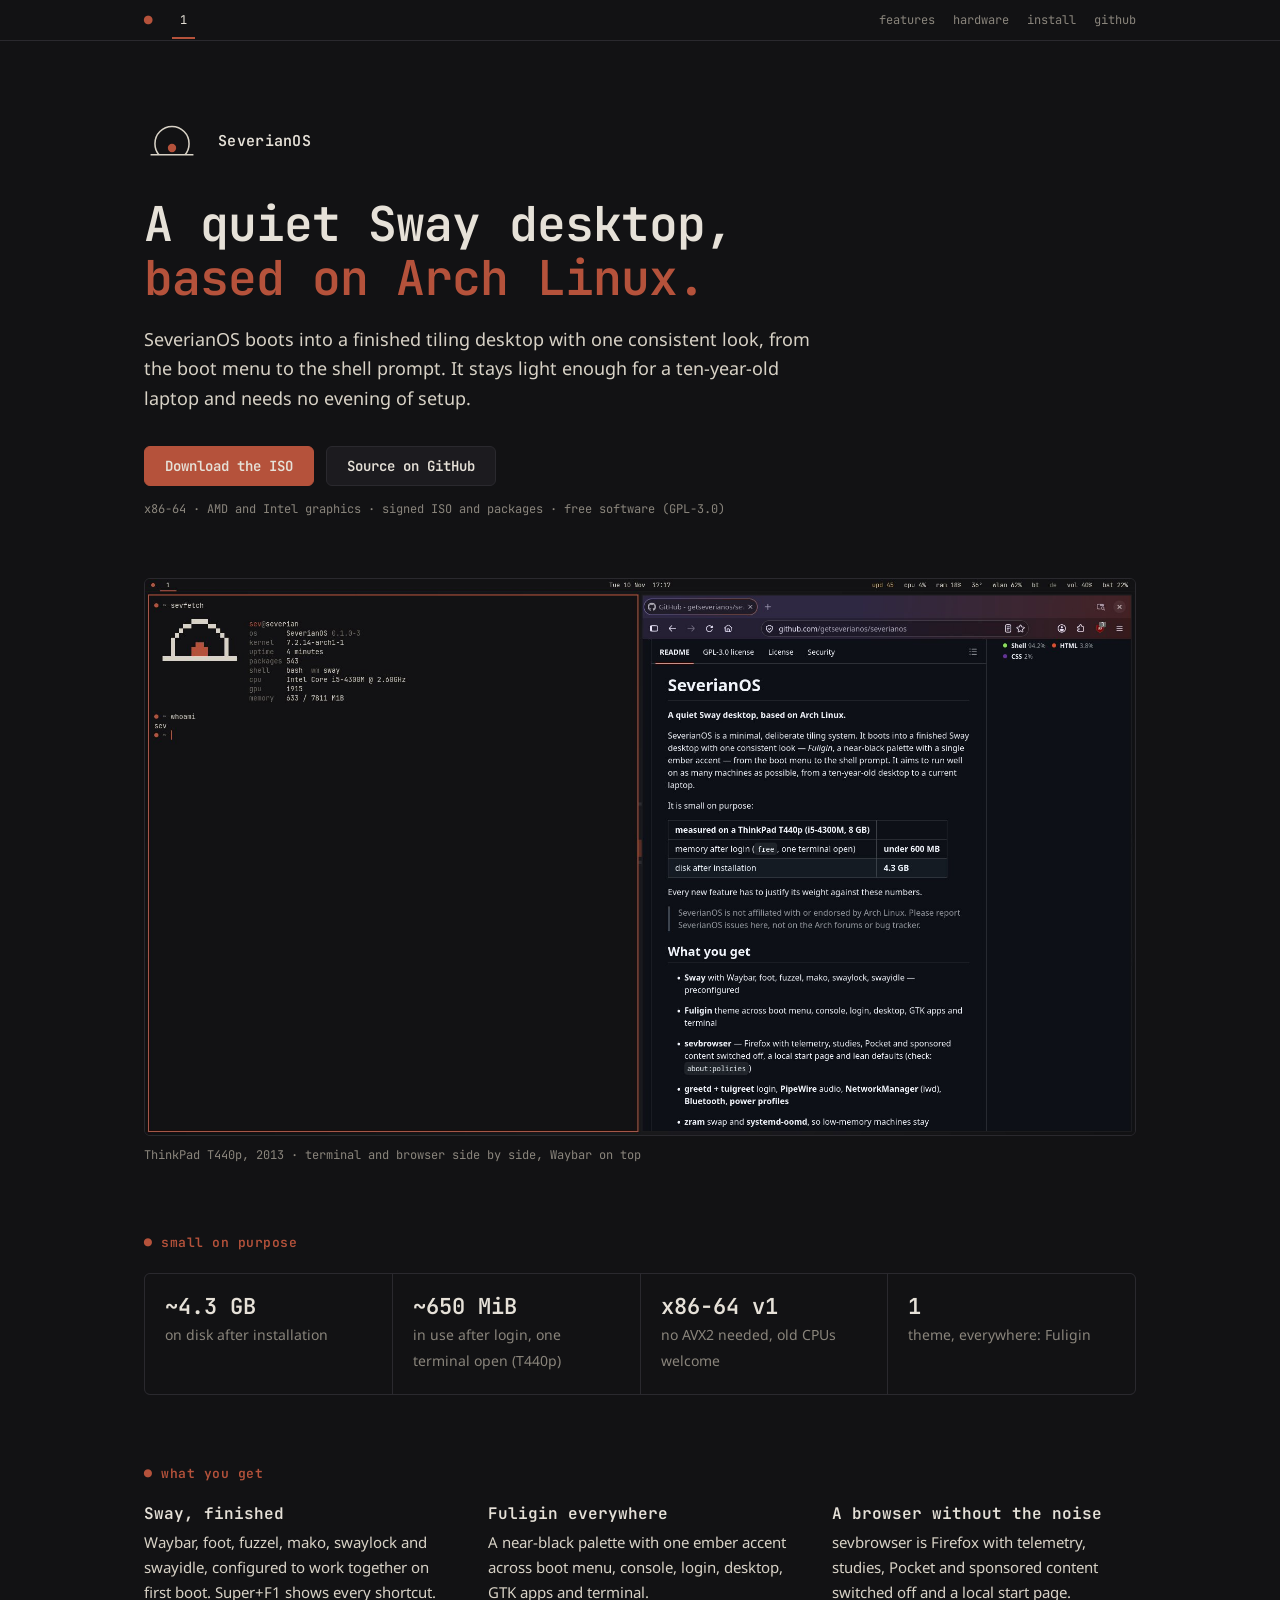
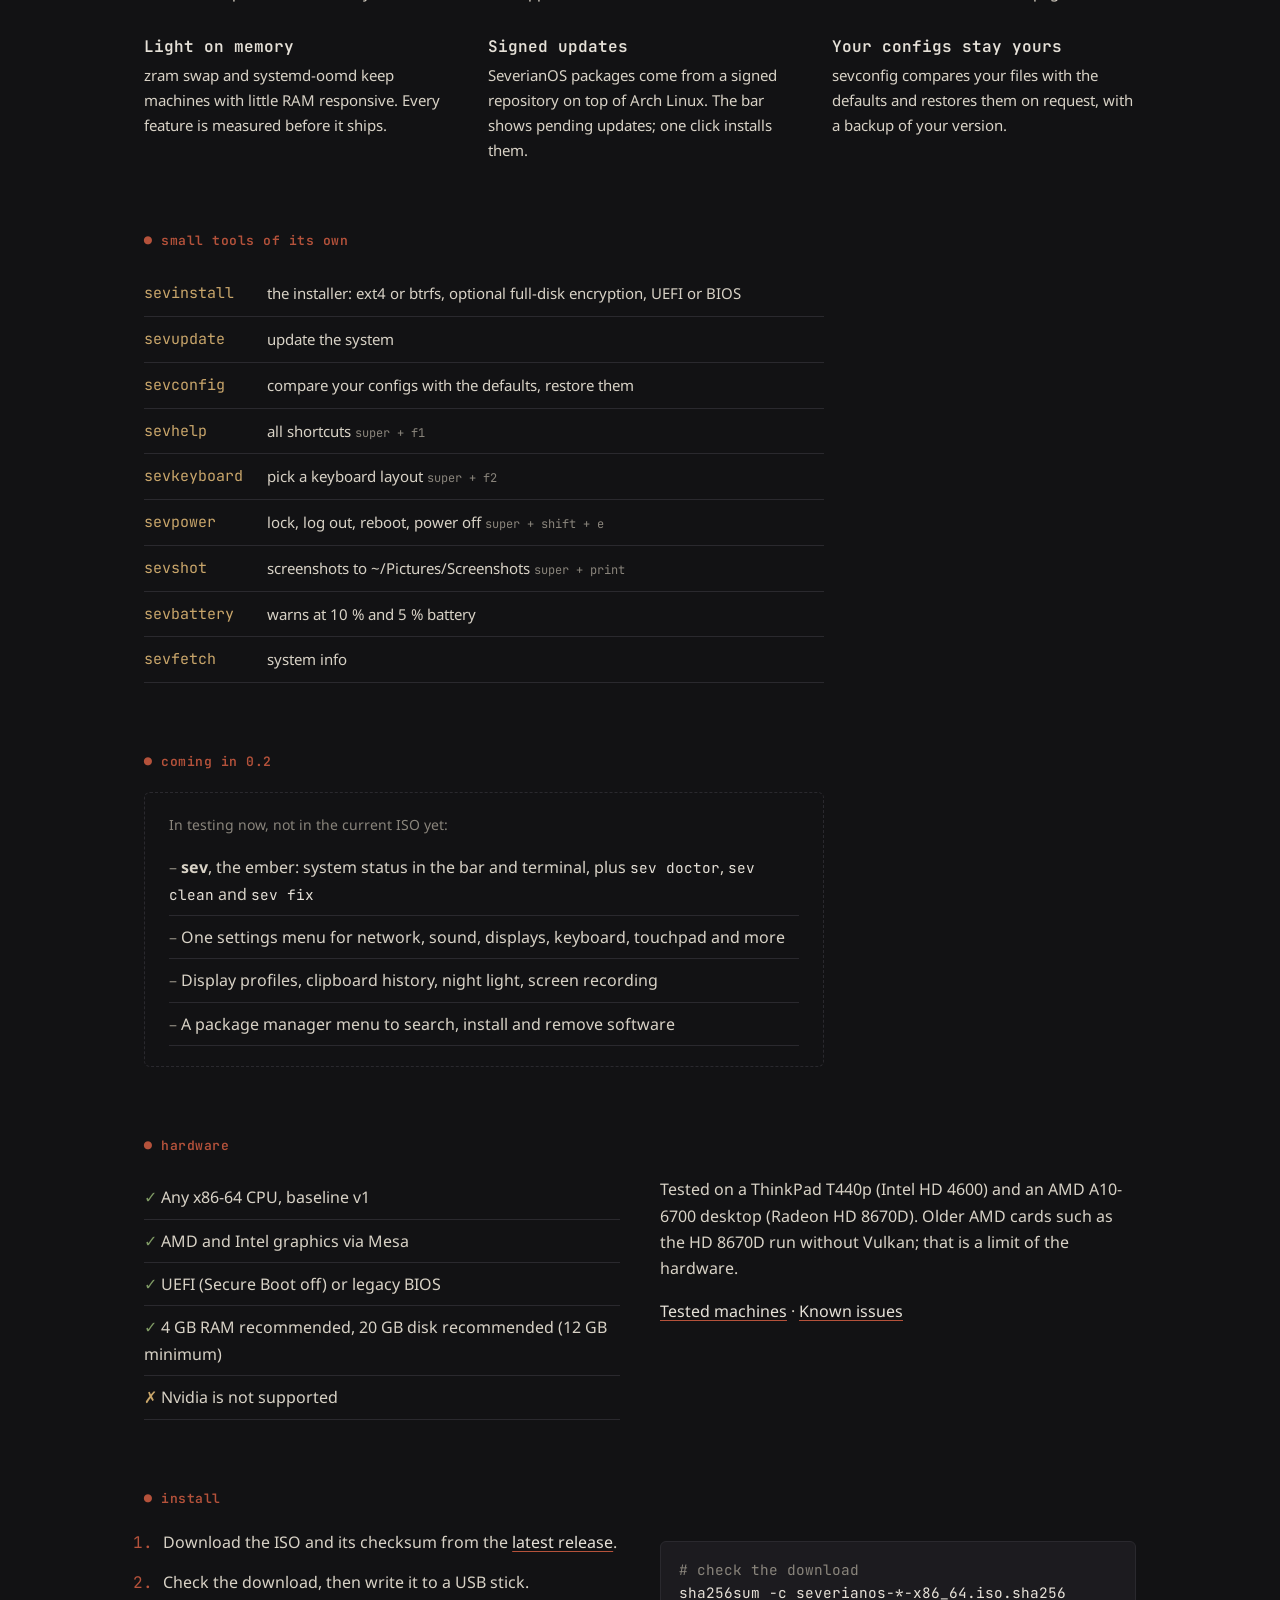
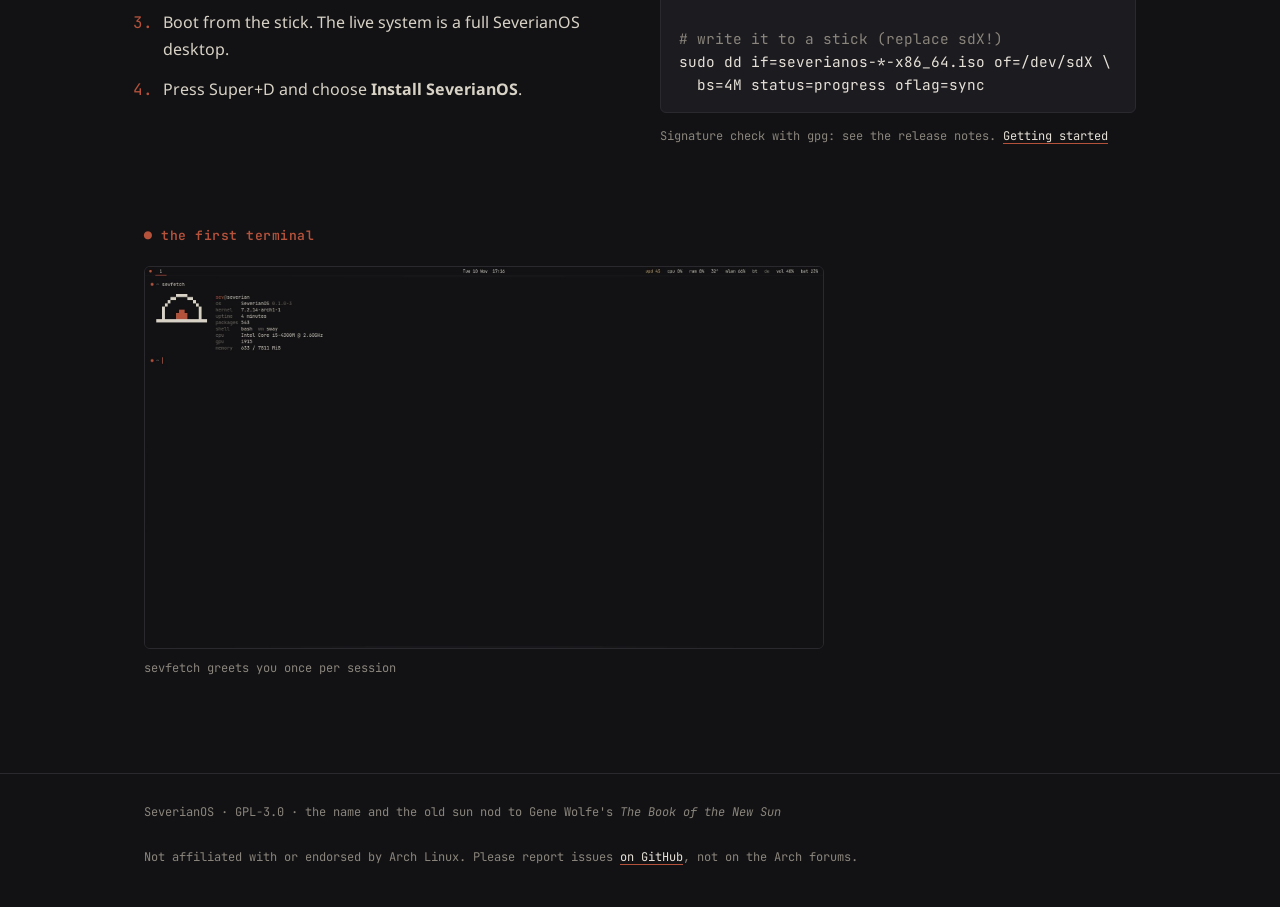
<file: site/index.html>
<!DOCTYPE html>
<html lang="en">
<head>
<meta charset="utf-8">
<meta name="viewport" content="width=device-width, initial-scale=1">
<title>SeverianOS</title>
<meta name="description" content="A quiet Sway desktop, based on Arch Linux. Finished on first boot, light on old hardware, one consistent look.">
<meta property="og:title" content="SeverianOS">
<meta property="og:description" content="A quiet Sway desktop, based on Arch Linux.">
<meta property="og:image" content="img/desktop.jpg">
<link rel="icon" href="img/logo.svg" type="image/svg+xml">
<link rel="preconnect" href="https://fonts.googleapis.com">
<link rel="preconnect" href="https://fonts.gstatic.com" crossorigin>
<link href="https://fonts.googleapis.com/css2?family=JetBrains+Mono:wght@400;600&family=Noto+Sans:wght@400;600&display=swap" rel="stylesheet">
<style>
/* Fuligin: one dark world, a single ember accent. Layout: a narrow column, terminal-like rhythm. */
:root {
  --bg: #121214;
  --surface: #1c1b1f;
  --line: #2a292e;
  --muted: #8a857c;
  --fg: #d8d2c6;
  --bright: #e6e1d8;
  --ember: #b5523b;
  --brass: #c9a66b;
  --mono: "JetBrains Mono", "DejaVu Sans Mono", ui-monospace, monospace;
  --sans: "Noto Sans", system-ui, sans-serif;
  color-scheme: dark;
}
* { box-sizing: border-box; }
html { background: var(--bg); }
body {
  margin: 0; background: var(--bg); color: var(--fg);
  font: 16px/1.65 var(--sans);
  -webkit-font-smoothing: antialiased;
}
a { color: var(--bright); text-decoration-color: var(--ember); text-underline-offset: 3px; }
a:hover { color: var(--brass); }
:focus-visible { outline: 2px solid var(--brass); outline-offset: 3px; }
code, pre, .mono { font-family: var(--mono); font-size: 0.9em; }
code { color: var(--bright); }

.wrap { max-width: 1040px; margin: 0 auto; padding: 0 24px; }
.col { max-width: 680px; }

/* bar, like waybar */
.bar {
  position: sticky; top: 0; z-index: 2;
  background: var(--bg); border-bottom: 1px solid var(--line);
  font: 12px/1 var(--mono);
}
.bar .wrap { display: flex; align-items: center; gap: 20px; height: 40px; }
.bar .dot { color: var(--ember); font-size: 14px; }
.bar .ws { color: var(--bright); box-shadow: inset 0 -2px var(--ember); padding: 13px 8px; }
.bar nav { margin-left: auto; display: flex; gap: 18px; flex-wrap: wrap; }
.bar nav a { color: var(--muted); text-decoration: none; }
.bar nav a:hover { color: var(--bright); }

header { padding: 72px 0 40px; }
.mark { display: flex; align-items: center; gap: 18px; margin-bottom: 28px; }
.mark img { width: 56px; height: 56px; }
.mark span { font: 600 15px/1 var(--mono); color: var(--bright); letter-spacing: 0.02em; }
h1 {
  font: 600 clamp(32px, 5vw, 48px)/1.12 var(--mono);
  color: var(--bright); margin: 0 0 20px; letter-spacing: -0.02em;
  text-wrap: balance;
}
h1 em { font-style: normal; color: var(--ember); }
.lede { font-size: 18px; color: var(--fg); margin: 0 0 32px; }
.actions { display: flex; gap: 12px; flex-wrap: wrap; align-items: center; }
.btn {
  display: inline-block; padding: 12px 20px; border-radius: 6px;
  font: 600 14px/1 var(--mono); text-decoration: none;
  border: 1px solid var(--line); color: var(--bright); background: var(--surface);
}
.btn.primary { background: var(--ember); border-color: var(--ember); color: var(--bright); }
.btn.primary:hover { background: #c45d44; color: var(--bright); }
.btn:hover { border-color: var(--muted); }
.note { font: 12px/1.5 var(--mono); color: var(--muted); margin-top: 14px; }

.shot { margin: 8px 0 0; }
.shot img {
  display: block; width: 100%; height: auto;
  border: 1px solid var(--line); border-radius: 6px;
}
.shot figcaption { font: 12px/1.5 var(--mono); color: var(--muted); margin-top: 10px; }

section { padding: 72px 0 0; }
h2 {
  font: 600 13px/1 var(--mono); text-transform: lowercase; letter-spacing: 0.04em;
  color: var(--ember); margin: 0 0 24px;
}
h2::before { content: "● "; }
h3 { font: 600 16px/1.3 var(--mono); color: var(--bright); margin: 0 0 6px; }

.facts {
  display: grid; grid-template-columns: repeat(auto-fit, minmax(180px, 1fr));
  gap: 1px; background: var(--line); border: 1px solid var(--line); border-radius: 6px; overflow: hidden;
}
.facts div { background: var(--bg); padding: 20px; }
.facts b { display: block; font: 600 22px/1.2 var(--mono); color: var(--bright); font-variant-numeric: tabular-nums; }
.facts span { font-size: 14px; color: var(--muted); }

.grid { display: grid; grid-template-columns: repeat(auto-fit, minmax(280px, 1fr)); gap: 32px 40px; }
.grid p { margin: 0; color: var(--fg); font-size: 15px; }

.tools { width: 100%; border-collapse: collapse; font-size: 15px; }
.tools td { padding: 10px 0; border-bottom: 1px solid var(--line); vertical-align: top; }
.tools td:first-child { font-family: var(--mono); color: var(--brass); white-space: nowrap; padding-right: 24px; width: 1%; }
.tools kbd { font: 12px var(--mono); color: var(--muted); }

.two { display: grid; grid-template-columns: 1fr 1fr; gap: 40px; align-items: start; }
@media (max-width: 760px) { .two { grid-template-columns: 1fr; } }

pre {
  background: var(--surface); border: 1px solid var(--line); border-radius: 6px;
  padding: 16px 18px; overflow-x: auto; color: var(--bright); line-height: 1.6; margin: 12px 0 0;
}
pre .c { color: var(--muted); }
ol.steps { padding-left: 1.2em; margin: 0; }
ol.steps li { margin-bottom: 14px; }
ol.steps li::marker { font-family: var(--mono); color: var(--ember); }

ul.plain { list-style: none; padding: 0; margin: 0; }
ul.plain li { padding: 8px 0; border-bottom: 1px solid var(--line); }
ul.plain li::before { content: "– "; color: var(--muted); }
.yes::before { content: "✓ " !important; color: #7f9a65 !important; }
.no::before { content: "✗ " !important; color: var(--brass) !important; }

.soon { border: 1px dashed var(--line); border-radius: 6px; padding: 20px 24px; }
.soon p { margin: 0 0 10px; color: var(--muted); font-size: 14px; }

footer {
  margin-top: 96px; padding: 28px 0 40px; border-top: 1px solid var(--line);
  font: 12px/1.7 var(--mono); color: var(--muted);
}
footer .wrap { display: flex; gap: 24px; justify-content: space-between; flex-wrap: wrap; }
</style>
</head>
<body>

<div class="bar">
  <div class="wrap">
    <span class="dot" aria-hidden="true">●</span>
    <span class="ws">1</span>
    <nav aria-label="Sections">
      <a href="#features">features</a>
      <a href="#hardware">hardware</a>
      <a href="#install">install</a>
      <a href="https://github.com/getseverianos/severianos">github</a>
    </nav>
  </div>
</div>

<main class="wrap">
  <header>
    <div class="col">
      <div class="mark">
        <img src="img/logo.svg" alt="SeverianOS logo: an old sun on the horizon with a rising ember" width="56" height="56">
        <span>SeverianOS</span>
      </div>
      <h1>A quiet Sway desktop, <em>based on Arch Linux.</em></h1>
      <p class="lede">SeverianOS boots into a finished tiling desktop with one consistent look, from the boot menu to the shell prompt. It stays light enough for a ten-year-old laptop and needs no evening of setup.</p>
      <div class="actions">
        <a class="btn primary" href="https://github.com/getseverianos/severianos/releases/latest">Download the ISO</a>
        <a class="btn" href="https://github.com/getseverianos/severianos">Source on GitHub</a>
      </div>
      <p class="note">x86-64 · AMD and Intel graphics · signed ISO and packages · free software (GPL-3.0)</p>
    </div>
  </header>

  <figure class="shot">
    <img src="img/desktop.jpg" alt="SeverianOS desktop on a ThinkPad T440p: a terminal with sevfetch on the left, Firefox on the right, Waybar at the top" width="1920" height="1080">
    <figcaption>ThinkPad T440p, 2013 · terminal and browser side by side, Waybar on top</figcaption>
  </figure>

  <section aria-labelledby="small">
    <h2 id="small">small on purpose</h2>
    <div class="facts">
      <div><b>~4.3 GB</b><span>on disk after installation</span></div>
      <div><b>~650 MiB</b><span>in use after login, one terminal open (T440p)</span></div>
      <div><b>x86-64 v1</b><span>no AVX2 needed, old CPUs welcome</span></div>
      <div><b>1</b><span>theme, everywhere: Fuligin</span></div>
    </div>
  </section>

  <section id="features" aria-labelledby="f">
    <h2 id="f">what you get</h2>
    <div class="grid">
      <div><h3>Sway, finished</h3><p>Waybar, foot, fuzzel, mako, swaylock and swayidle, configured to work together on first boot. Super+F1 shows every shortcut.</p></div>
      <div><h3>Fuligin everywhere</h3><p>A near-black palette with one ember accent across boot menu, console, login, desktop, GTK apps and terminal.</p></div>
      <div><h3>A browser without the noise</h3><p>sevbrowser is Firefox with telemetry, studies, Pocket and sponsored content switched off and a local start page.</p></div>
      <div><h3>Light on memory</h3><p>zram swap and systemd-oomd keep machines with little RAM responsive. Every feature is measured before it ships.</p></div>
      <div><h3>Signed updates</h3><p>SeverianOS packages come from a signed repository on top of Arch Linux. The bar shows pending updates; one click installs them.</p></div>
      <div><h3>Your configs stay yours</h3><p>sevconfig compares your files with the defaults and restores them on request, with a backup of your version.</p></div>
    </div>
  </section>

  <section aria-labelledby="t">
    <h2 id="t">small tools of its own</h2>
    <div class="col">
      <table class="tools">
        <tr><td>sevinstall</td><td>the installer: ext4 or btrfs, optional full-disk encryption, UEFI or BIOS</td></tr>
        <tr><td>sevupdate</td><td>update the system</td></tr>
        <tr><td>sevconfig</td><td>compare your configs with the defaults, restore them</td></tr>
        <tr><td>sevhelp</td><td>all shortcuts <kbd>super + f1</kbd></td></tr>
        <tr><td>sevkeyboard</td><td>pick a keyboard layout <kbd>super + f2</kbd></td></tr>
        <tr><td>sevpower</td><td>lock, log out, reboot, power off <kbd>super + shift + e</kbd></td></tr>
        <tr><td>sevshot</td><td>screenshots to ~/Pictures/Screenshots <kbd>super + print</kbd></td></tr>
        <tr><td>sevbattery</td><td>warns at 10 % and 5 % battery</td></tr>
        <tr><td>sevfetch</td><td>system info</td></tr>
      </table>
    </div>
  </section>

  <section aria-labelledby="n">
    <h2 id="n">coming in 0.2</h2>
    <div class="soon col">
      <p>In testing now, not in the current ISO yet:</p>
      <ul class="plain">
        <li><b>sev</b>, the ember: system status in the bar and terminal, plus <code>sev doctor</code>, <code>sev clean</code> and <code>sev fix</code></li>
        <li>One settings menu for network, sound, displays, keyboard, touchpad and more</li>
        <li>Display profiles, clipboard history, night light, screen recording</li>
        <li>A package manager menu to search, install and remove software</li>
      </ul>
    </div>
  </section>

  <section id="hardware" aria-labelledby="h">
    <h2 id="h">hardware</h2>
    <div class="two">
      <ul class="plain">
        <li class="yes">Any x86-64 CPU, baseline v1</li>
        <li class="yes">AMD and Intel graphics via Mesa</li>
        <li class="yes">UEFI (Secure Boot off) or legacy BIOS</li>
        <li class="yes">4 GB RAM recommended, 20 GB disk recommended (12 GB minimum)</li>
        <li class="no">Nvidia is not supported</li>
      </ul>
      <div>
        <p style="margin-top:0">Tested on a ThinkPad T440p (Intel HD 4600) and an AMD A10-6700 desktop (Radeon HD 8670D). Older AMD cards such as the HD 8670D run without Vulkan; that is a limit of the hardware.</p>
        <p><a href="https://github.com/getseverianos/severianos/blob/main/docs/hardware.md">Tested machines</a> · <a href="https://github.com/getseverianos/severianos/blob/main/docs/known-issues.md">Known issues</a></p>
      </div>
    </div>
  </section>

  <section id="install" aria-labelledby="i">
    <h2 id="i">install</h2>
    <div class="two">
      <ol class="steps">
        <li>Download the ISO and its checksum from the <a href="https://github.com/getseverianos/severianos/releases/latest">latest release</a>.</li>
        <li>Check the download, then write it to a USB stick.</li>
        <li>Boot from the stick. The live system is a full SeverianOS desktop.</li>
        <li>Press Super+D and choose <b>Install SeverianOS</b>.</li>
      </ol>
      <div>
<pre><span class="c"># check the download</span>
sha256sum -c severianos-*-x86_64.iso.sha256

<span class="c"># write it to a stick (replace sdX!)</span>
sudo dd if=severianos-*-x86_64.iso of=/dev/sdX \
  bs=4M status=progress oflag=sync</pre>
        <p class="note">Signature check with gpg: see the release notes. <a href="https://github.com/getseverianos/severianos/blob/main/docs/getting-started.md">Getting started</a></p>
      </div>
    </div>
  </section>

  <section aria-labelledby="s">
    <h2 id="s">the first terminal</h2>
    <figure class="shot col">
      <img src="img/sevfetch.jpg" alt="sevfetch in the foot terminal, showing SeverianOS, the kernel, Intel Core i5-4300M and memory use" width="1920" height="1080" loading="lazy">
      <figcaption>sevfetch greets you once per session</figcaption>
    </figure>
  </section>
</main>

<footer>
  <div class="wrap">
    <span>SeverianOS · GPL-3.0 · the name and the old sun nod to Gene Wolfe's <i>The Book of the New Sun</i></span>
    <span>Not affiliated with or endorsed by Arch Linux. Please report issues <a href="https://github.com/getseverianos/severianos/issues">on GitHub</a>, not on the Arch forums.</span>
  </div>
</footer>

</body>
</html>
</file>
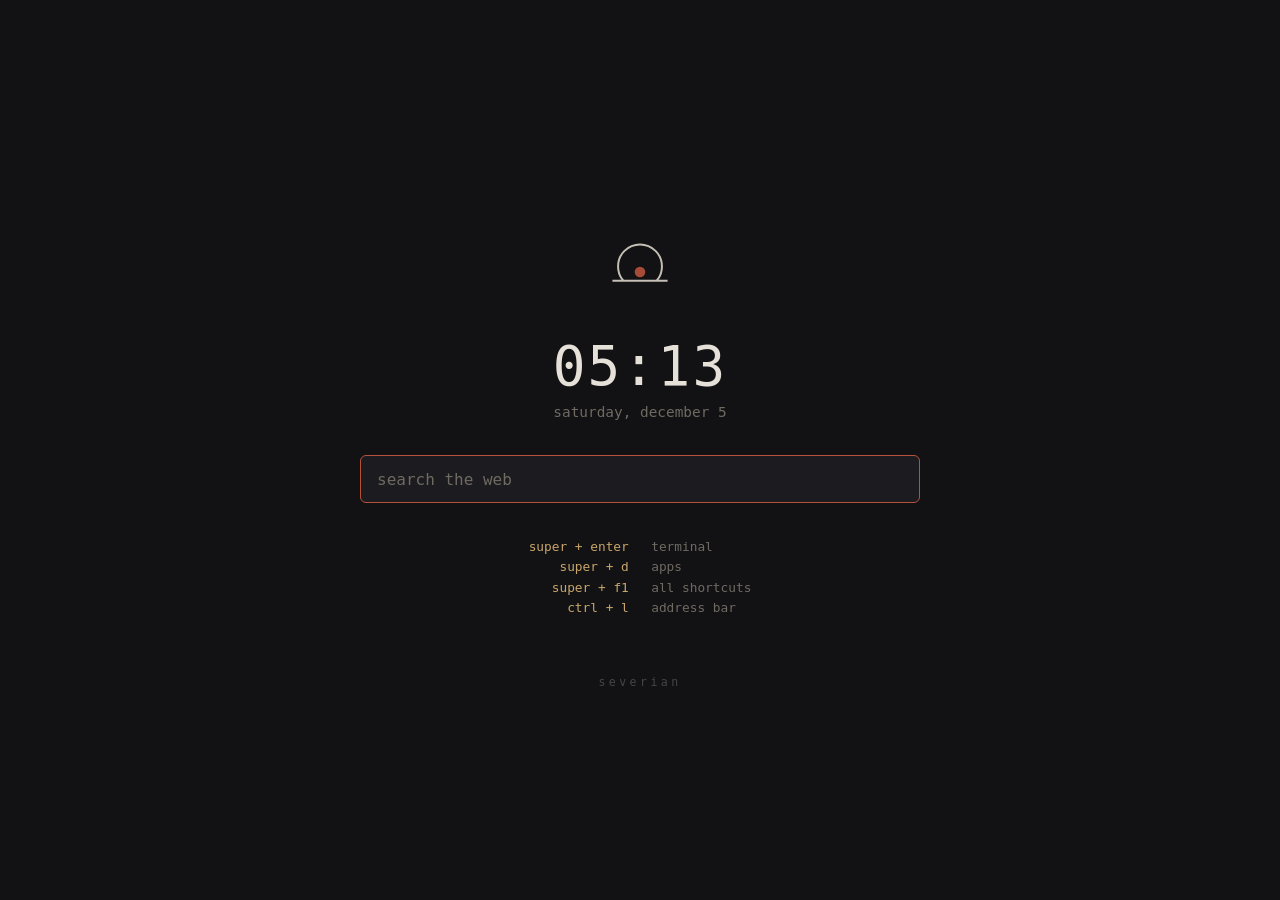
<file: packages/severian-browser/files/usr/share/severian/start/index.html>
<!DOCTYPE html>
<html lang="en">
<head>
<meta charset="utf-8">
<meta name="viewport" content="width=device-width, initial-scale=1">
<title>SeverianOS</title>
<style>
  :root {
    --bg: #121214; --surface: #1c1b1f; --line: #2a292e; --muted: #6f6a62;
    --text: #d8d2c6; --bright: #e6e1d8; --ember: #b5523b; --brass: #c9a66b;
  }
  * { box-sizing: border-box; margin: 0; }
  html { height: 100%; }
  body {
    min-height: 100%; padding: 3rem 1rem 2rem;
    background: var(--bg); color: var(--text);
    font-family: "JetBrains Mono", "DejaVu Sans Mono", monospace;
    display: flex; flex-direction: column; align-items: center; justify-content: center;
    gap: 2.2rem;
  }
  .mark { width: 72px; height: 72px; opacity: .9; }
  .time { font-size: 3.4rem; color: var(--bright); letter-spacing: .04em; }
  .date { color: var(--muted); text-align: center; margin-top: .4rem; font-size: .9rem; }
  form { width: min(560px, 86vw); }
  input {
    width: 100%; padding: .85rem 1rem; font: inherit; font-size: 1rem;
    background: var(--surface); color: var(--bright);
    border: 1px solid var(--line); border-radius: 6px; outline: none;
  }
  input::placeholder { color: var(--muted); }
  input:focus { border-color: var(--ember); }
  .keys {
    display: grid; grid-template-columns: auto auto; gap: .35rem 1.4rem;
    font-size: .8rem; color: var(--muted);
  }
  .keys b { color: var(--brass); font-weight: normal; text-align: right; }
  .foot { margin-top: 1.5rem; font-size: .72rem; color: #46444a; letter-spacing: .3em; }
  @media (max-height: 640px) { .foot { display: none; } body { gap: 1.6rem; } }
</style>
</head>
<body>
  <img class="mark" src="mark.svg" alt="">
  <div>
    <div class="time" id="time">--:--</div>
    <div class="date" id="date"></div>
  </div>
  <form action="https://duckduckgo.com/" method="get" autocomplete="off">
    <input name="q" placeholder="search the web" autofocus>
  </form>
  <div class="keys">
    <b>super + enter</b><span>terminal</span>
    <b>super + d</b><span>apps</span>
    <b>super + f1</b><span>all shortcuts</span>
    <b>ctrl + l</b><span>address bar</span>
  </div>
  <div class="foot">severian</div>
<script>
  // Local only: no requests, no storage, no tracking.
  const pad = n => String(n).padStart(2, "0");
  function tick() {
    const d = new Date();
    document.getElementById("time").textContent = pad(d.getHours()) + ":" + pad(d.getMinutes());
    document.getElementById("date").textContent =
      d.toLocaleDateString(undefined, { weekday: "long", day: "numeric", month: "long" }).toLowerCase();
  }
  tick(); setInterval(tick, 10000);
</script>
</body>
</html>
</file>
